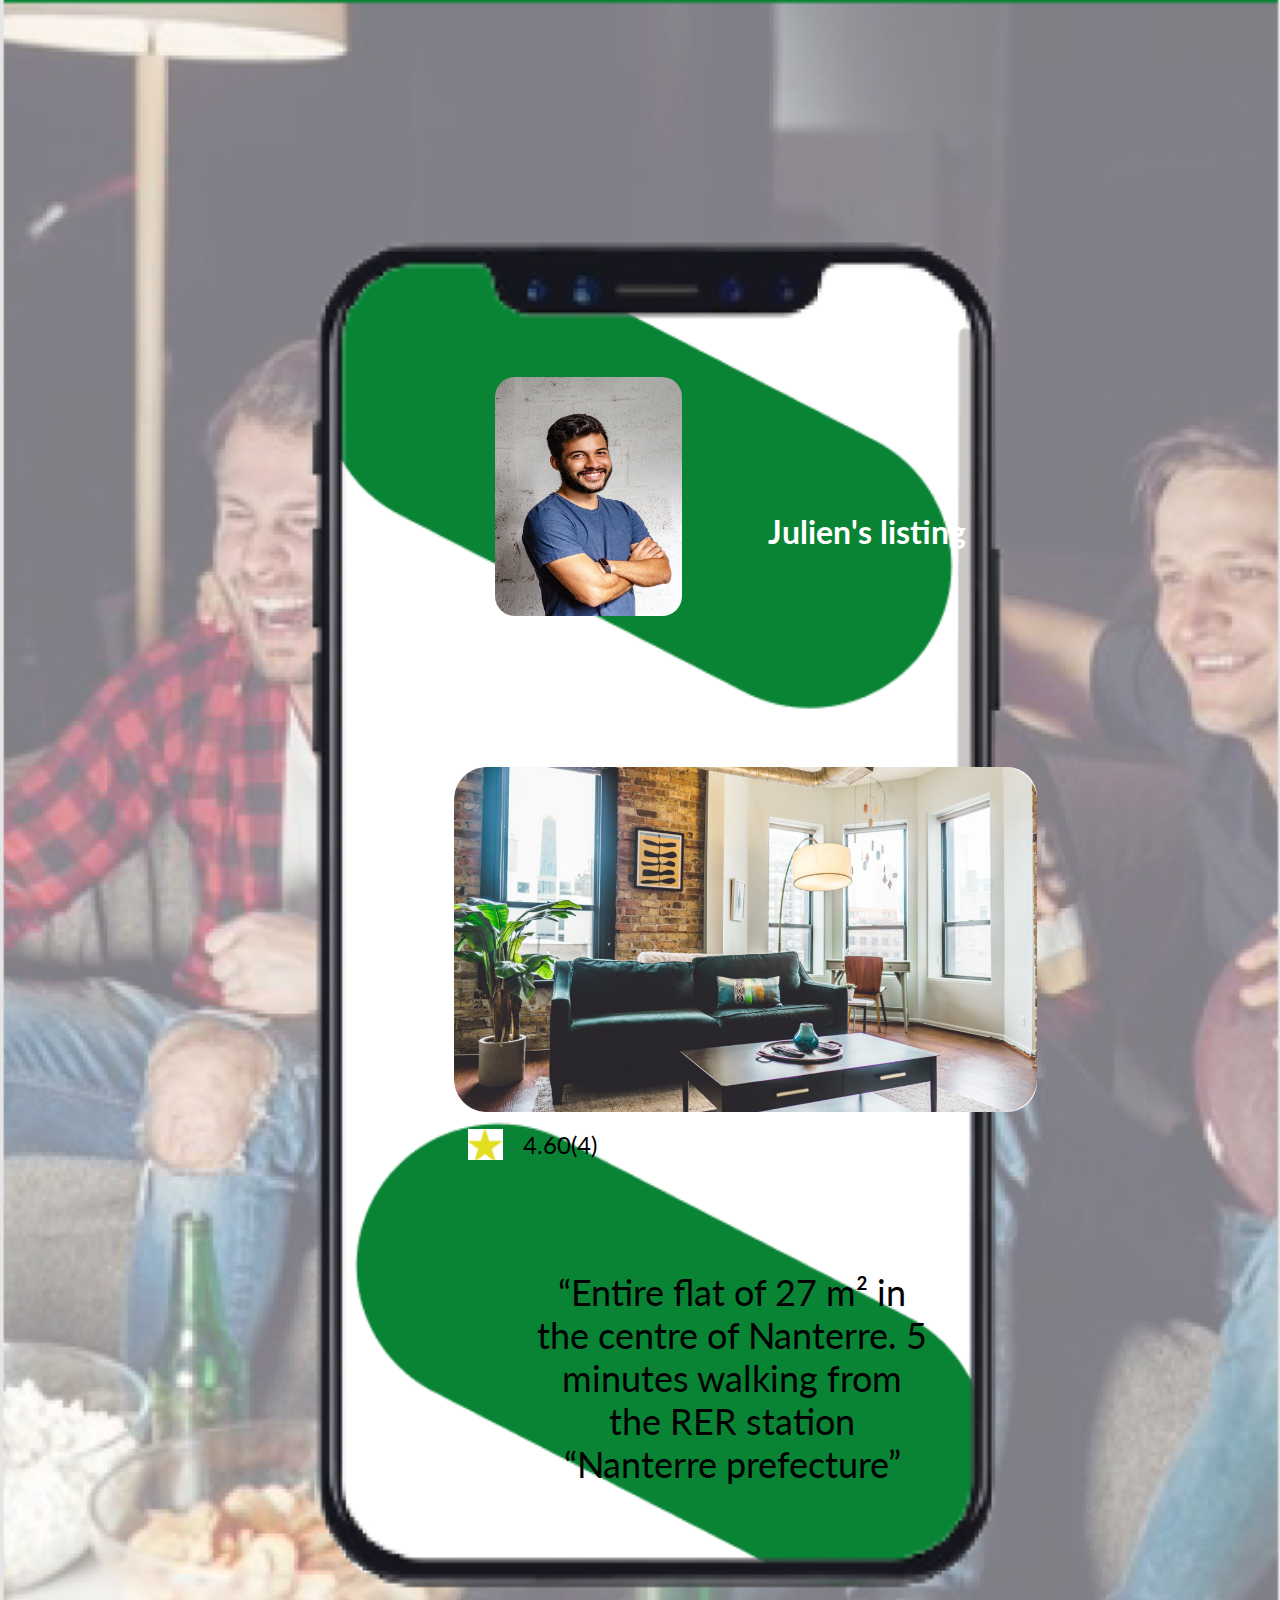
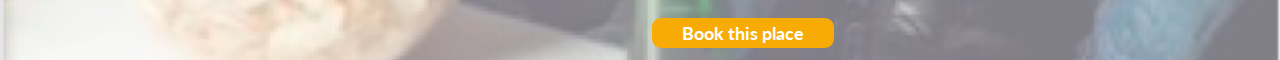
<file: host-listing.html>
<!DOCTYPE html>
<html>
<head>
	<meta charset="utf-8">
	<meta name="viewport" content="width=device-width, initial-scale=1">
	<link rel="stylesheet" type="text/css" href="css/style.css">
	 <link rel="stylesheet" href="css/style.css">
</head>
<body class="fondunique">
    <div class="telephone2">
		<div class="container1">
			<div class="sous1">
				<img class="julien1" src="images/julien.jpg" id="julien">
			</div>
			<div class="listing">
					<p class="presentation">
					Julien's listing
					</p>	
			</div>
		</div>

        <div class="container2">
			<img class="salon" src="images/salon.png" id="salon">	
				<div class= "note">
                    <img src="images/etoile.png" id="etoile">
					<p class="texte">
					4.60(4)
					</p>
				</div>
		</div>

		<div class="container3">
			<p class="where">
				“Entire flat of 27 m² in the 
                centre of Nanterre. 
                5 minutes walking from the RER 
                station “Nanterre prefecture”
			</p>
			<div class="bouton3">
				<a href="#" class="btn-orange3"> Book this place </a>
			</div>
		</div>
</body>
</file>
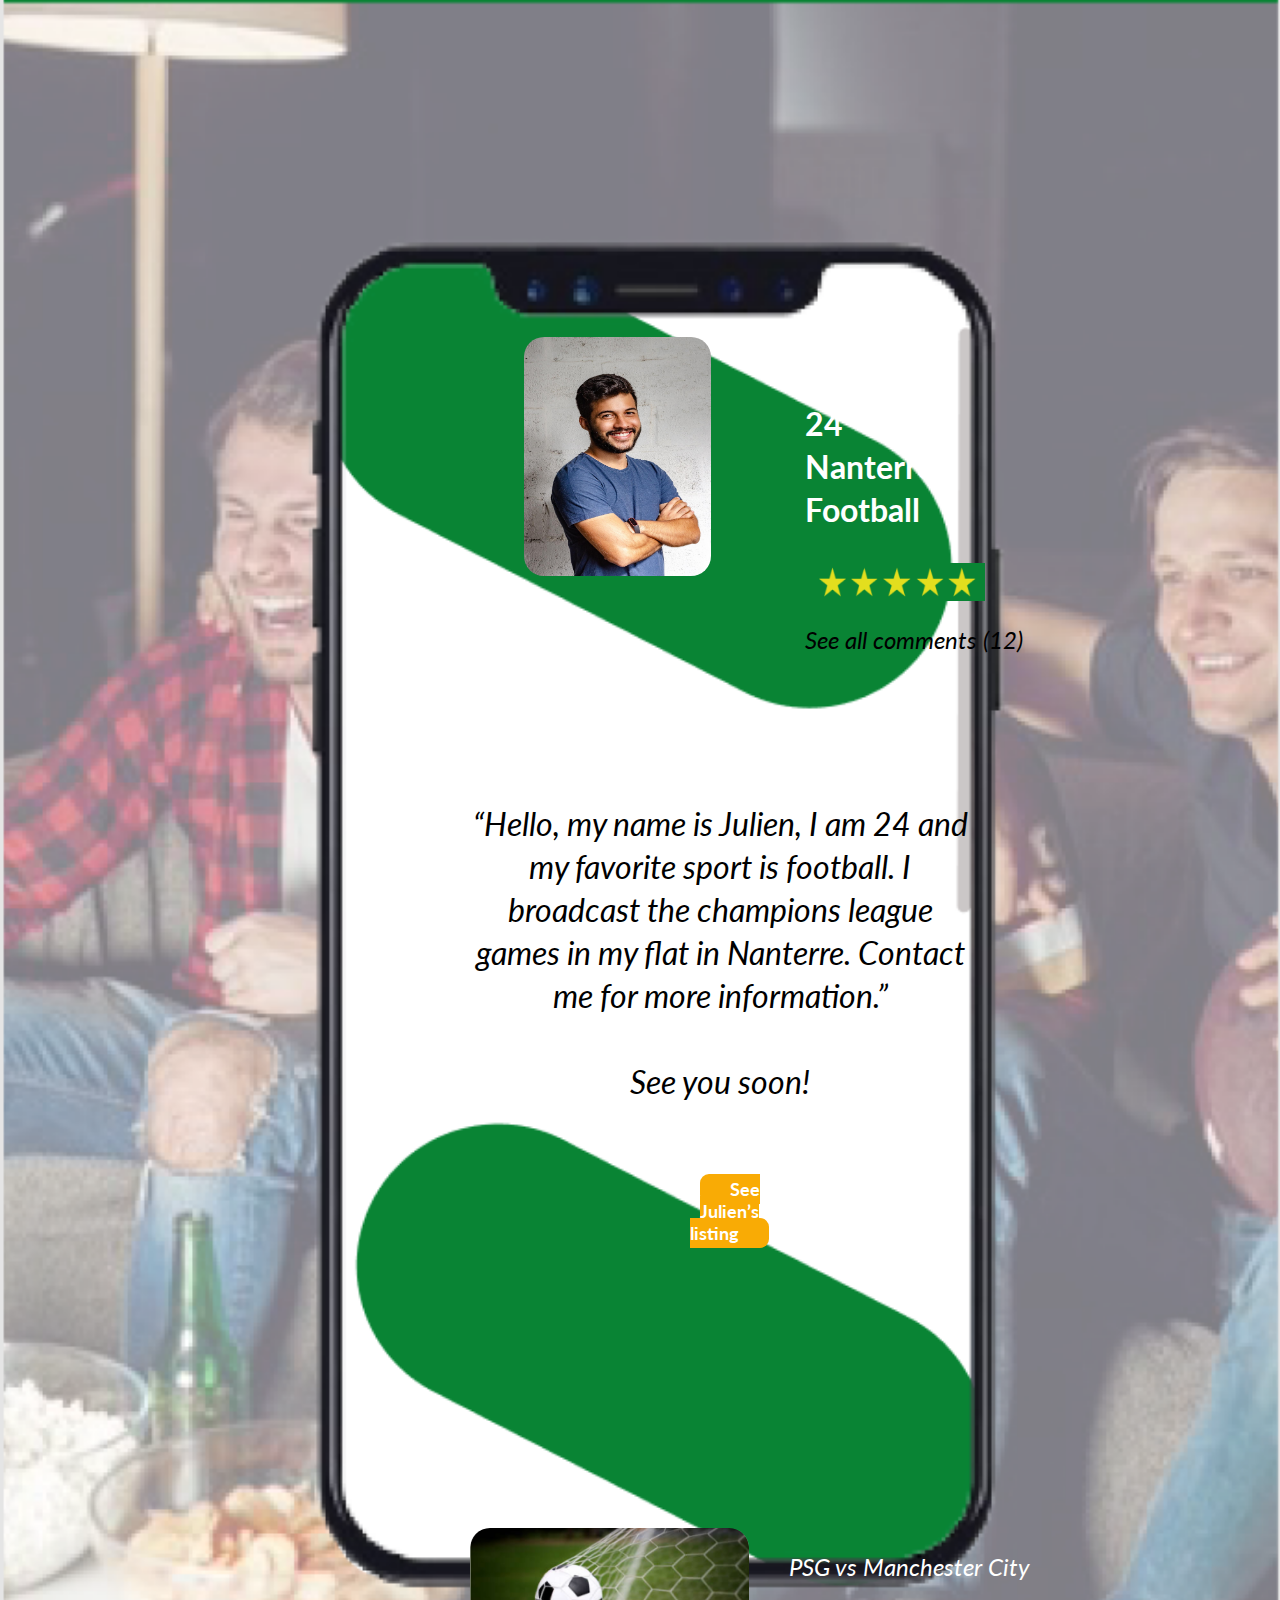
<file: host-profile.html>
<!DOCTYPE html>
<html>
<head>
	<meta charset="utf-8">
	<meta name="viewport" content="width=device-width, initial-scale=1">
	<link rel="stylesheet" type="text/css" href="css/style.css">
	 <link rel="stylesheet" href="css/style.css">
</head>

<body class="fondunique">

	<div class="telephone y-scroll y-proximity">
		<div class="card1">
			<div class="fille">
				<img class="julien1" src="images/julien.jpg" id="julien">
			</div>
			<div class="fille2">
					<p class="presentation">
					Julien<br/>
					24<br/>
					Nanterre<br/>
					Football<br>
					</p>
					<img class="etoiles" src="images/etoiles.png" id="etoiles">
					<p class="comments">
						See all comments (12)
					</p>
					
			</div>
		</div>

	
		<div class="card2">
			<p>
				“Hello, my name is Julien, I am 24
				and my favorite sport is football.
				I broadcast the champions league
				games in my flat in Nanterre.
				Contact me for more information.”<br/>
				<br/>
				See you soon!
			</p>
			<div class="bouton1">
				<a href="#" class="btn-orange1"> See Julien’s listing </a>
			</div>
		</div>
		

		
		<div class="card3">
			<img class="foot" src="images/foot.png" id="foot">	
				<div class= "match">
					<p class="psg">
					PSG vs Manchester City<br/>
					<br/>
					9 pm
					</p>
					<div class="book">
					<a href="#"class="btn-orange2"> Book this place </a>
					</div>
				</div>
		</div>
	
		
			<div class="card4">
					<img class="julien2" src="images/julien.jpg" id="julien">
					<p class="confirmed">
						Julien’s confirmed<br/>
						Verified Profil
					</p>
			</div>
				
			<div class="card5">
				<div class="icon">
					<img class="logo" src="images/enveloppe.png" id="enveloppe">
					<img class="logo" src="images/telephone.png" id="telephone">
					<img class="logo" src="images/id-card.png" id="chat">
					<img class="logo" src="images/check.png" id="ok">
				</div>	

				<div class="legende">
					<p>
						Email address<br/> 
						Phone number <br/> 
						ID Card <br/> 
						Sanitary Pass<br/> 
					</p>
				</div>					
			</div>
		
	
	</div>

</body>
</html>
</file>
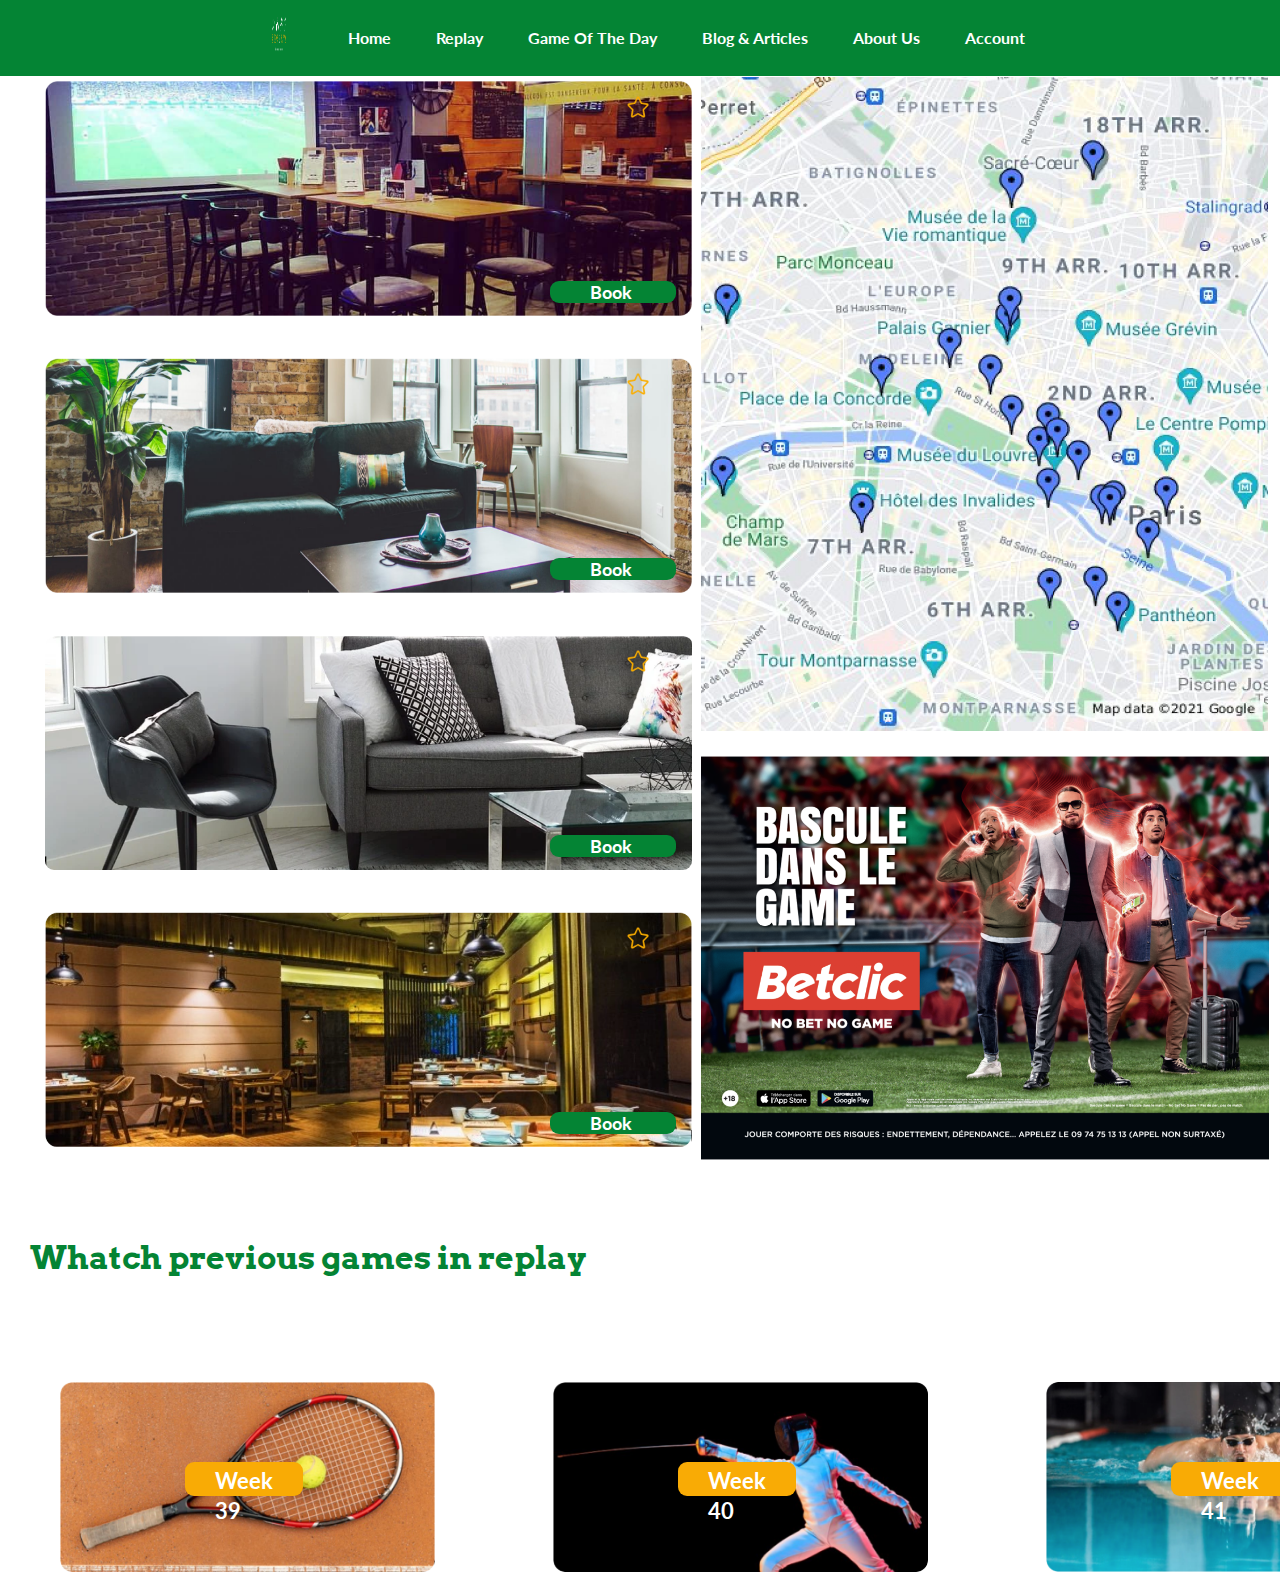
<file: result.html>
<!DOCTYPE html>
<html>
<head>
	<meta charset="utf-8">
	<meta name="viewport" content="width=device-width, initial-scale=1">
	<link rel="stylesheet" type="text/css" href="css/style.css">
</head>
<body>
	<header class="header">
		<div class="navbar container">
			<div class="row align-items-center justify-content-between">
				<div class="logo">
					   <img class="logo" src="images/logo.png" alt="logo">          
				</div>
				<nav class="nav">
				   <ul>
					  <li><a href="index.html">Home</a></li>
					  <li><a href="#">Replay</a></li>
					  <li><a href="#">Game of the day</a></li>
					  <li><a href="#">Blog & Articles</a></li>
					  <li><a href="aboutus.html">About us</a></li>
					  <li><a href="info.html">Account</a></li>
				   </ul>
				</nav>
			</div>
		</div>
	   </header>
	   
	<div class="result">
		<div class="result__location">
			<div class="card">
				<img class="endroit" src="images/bar1.png" alt="bar TV" id="Bar"> 
					<a href="#" class="btn-green"> Book </a>
					<img class="etoilevide" src="images/etoilevide.png" alt="etoile" id="etoilevide">		
			</div>
			<div class="card">
				<img class="endroit"src="images/appartement1.png" alt="appartement blue" id="Appblue"> 
				<a href="#" class="btn-green"> Book </a>
				<img class="etoilevide" src="images/etoilevide.png" alt="etoile" id="etoilevide">
			</div>
			<div class="card">
				<img class="endroit"src="images/appartement.png" alt="appartement grey" id="Appgrey">
				<a href="#" class="btn-green"> Book </a>
				<img class="etoilevide" src="images/etoilevide.png" alt="etoile" id="etoilevide">
			</div>
			<div class="card">
				<img class="endroit" src="images/restaurant.png" alt="restaurant" id="restaurant">
				<a href="#" class="btn-green"> Book </a>
				<img class="etoilevide" src="images/etoilevide.png" alt="etoile" id="etoilevide">
			</div>
		</div>
		<div class="result__map">
			<div class="carddroite">
				<img class="map" src="images/googlemap.png" alt="map" id="map">
			</div>
			<div class="carddroite">
				<img class="pub" src="images/pub.png" alt="pub" id="pub"> 
			</div>	
		</div>
	</div>

	<h2>Whatch previous games in replay</h2>

	<div class="replay">
		<div class="basimg">
			<img class="sport" src="images/tennis.png" id="tennis"></div>
			<a href="#" class="btn-orange"> Week 39 </a>
		<div class="basimg">
			<img class="sport" src="images/escrime.png" id="escrime"></div>
			<a href="#" class="btn-orange"> Week 40 </a>
		<div class="basimg">
			<img class="sport" src="images/natation.png" id="natation"></div>
			<a href="#" class="btn-orange"> Week 41 </a>	
	</div>
	</section>

</body>
</html>
</file>
<file: css/style.css>
@import url("https://fonts.googleapis.com/css2?family=Kelly+Slab&family=Lato:ital,wght@0,400;0,700;1,400&display=swap");
@import url("https://fonts.googleapis.com/css2?family=Arvo:wght@400;700&display=swap");

@import url("components/container.css");
@import url("components/banner.css");
@import url("components/avatar.css");
@import url("components/button.css");
@import url("components/card-small.css");
@import url("components/card-big.css");
@import url("components/foot.css");
@import url("components/navbar.css");
@import url("components/card-about.css");
@import url("components/search-bar.css");
@import url("components/search-cal.css");
@import url("components/banner-orange.css");
@import url("components/info.css");
@import url("components/result.css");
@import url("components/host-profile.css");
@import url("components/host-listing.css");

body {
  font-family: "Lato", sans-serif;
  font-size: 18px;
  margin: 0px;
  padding: 0PX;
  width: 100vw;
  height: 100vh;
  overflow-x: hidden;
}

h1 {
  font-family: "Arvo", serif;
  font-size: 32px;
}

h2 {
  font-family: "Arvo", serif;
  font-size: 32px;
  color: #048434;
}

h3 {
  font-family: "Arvo", serif;
  font-size: 8px;
  color: #048434;
}

a {
  text-decoration: none;
  color: #4059ad;
  font-weight: bold;
  padding: 0px 40px;
  color: white;
  font-family: "Lato", sans-serif;
}

a:hover {
  color: #048434;
}
</file>
